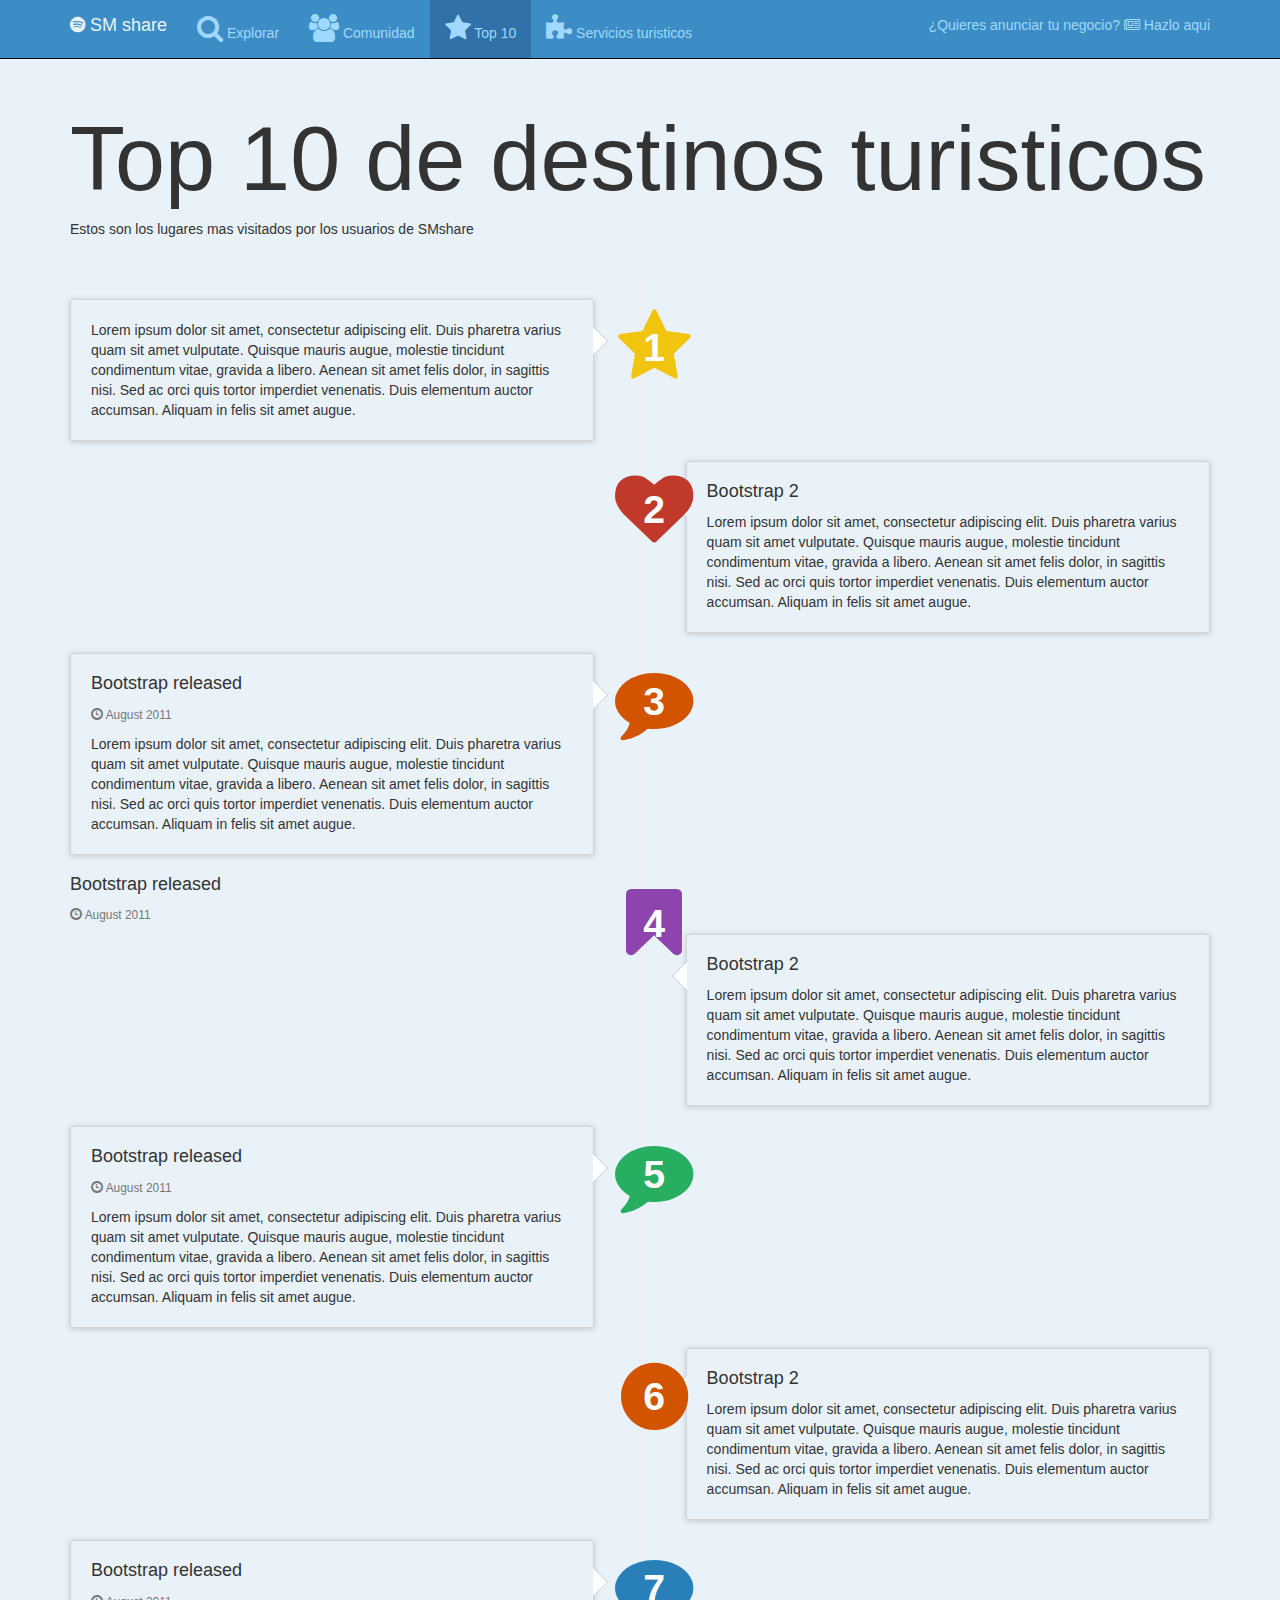
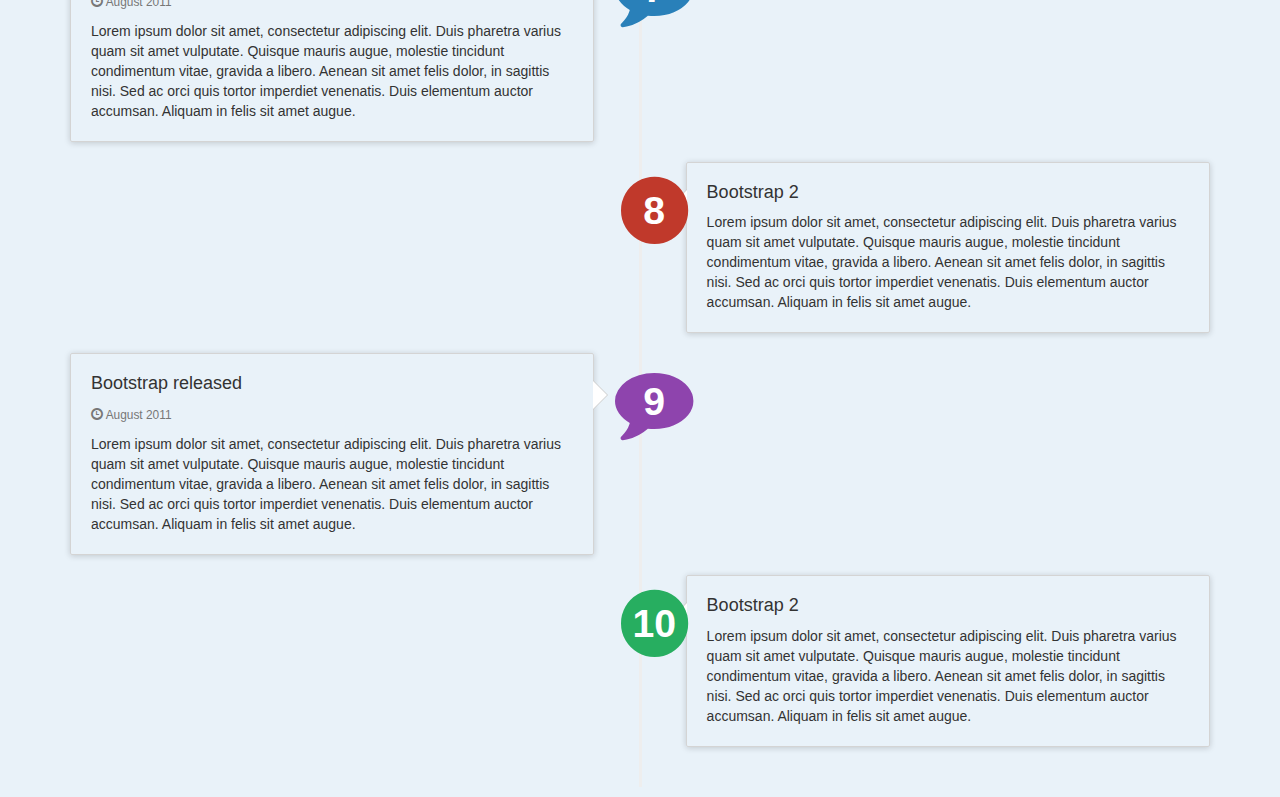
<file: top10.html>
<!DOCTYPE html>
<html lang="en">

<head>

    <meta charset="utf-8">
    <meta http-equiv="X-UA-Compatible" content="IE=edge">
    <meta name="viewport" content="width=device-width, initial-scale=1">
    <meta name="description" content="">
    <meta name="author" content="">

    <title>SM+share</title>

    <!-- Bootstrap Core CSS -->
    <link href="css/bootstrap.min.css" rel="stylesheet">

    <!-- Custom CSS -->
    <link href="css/index.css" rel="stylesheet">
     <!-- iconos -->
    <link href="css/font-awesome.min.css" rel="stylesheet">
    <!-- HTML5 Shim and Respond.js IE8 support of HTML5 elements and media queries -->
    <!-- WARNING: Respond.js doesn't work if you view the page via file:// -->
    <!--[if lt IE 9]>
        <script src="https://oss.maxcdn.com/libs/html5shiv/3.7.0/html5shiv.js"></script>
        <script src="https://oss.maxcdn.com/libs/respond.js/1.4.2/respond.min.js"></script>
    <![endif]-->

</head>

<body>

    <!-- Navigation -->
    <nav class="navbar navbar-inverse navbar-fixed-top" role="navigation">
        <div class="container">
            <!-- Brand and toggle get grouped for better mobile display -->
            <div class="navbar-header">
                <button type="button" class="navbar-toggle" data-toggle="collapse" data-target="#bs-example-navbar-collapse-1">
                    <span class="sr-only">Toggle navigation</span>
                    <span class="icon-bar"></span>
                    <span class="icon-bar"></span>
                    <span class="icon-bar"></span>
                </button>
                
            </div>
            <a class="navbar-brand" href="index.html" id="logo"> <i class="fa fa-spotify"></i> SM share   </a>
            <!-- Collect the nav links, forms, and other content for toggling -->
            <div class="collapse navbar-collapse" id="bs-example-navbar-collapse-1">
                <ul class="nav navbar-nav navbar-left">
                    <li>
                        <a href="index.html" ><i class="fa fa-search fa-2x"></i> Explorar</a>
                    </li>
                    <li>
                        <a href="social.html"><i class="fa fa-users fa-2x"></i> Comunidad</a>
                    </li>
                    <li class="menu-activo">
                        <a href="#" class="color-blanco"><i class="fa fa-star fa-2x"></i> Top 10</a>
                    </li>
                    <li>
                        <a href="#"><i class="fa fa-puzzle-piece fa-2x"></i> Servicios turisticos</a>
                    </li>
                </ul>
                 <ul class="nav navbar-nav navbar-right">
                <li><a href="login.html">¿Quieres anunciar tu negocio? <i class="fa fa-newspaper-o"></i> Hazlo aqui</a></li>
                </ul>
            </div>
            
            <!-- /.navbar-collapse -->
        </div>
        <!-- /.container -->
    </nav>

    <!-- Page Content -->
    <div class="container">
       <div class="page-header">
        <h1 id="timeline">Top 10 de destinos turisticos</h1>
        <p>Estos son los lugares mas visitados por los usuarios de SMshare</p>
    </div>
    <ul class="timeline">
        <li>
          <div class="timeline-badge">
             <span class="fa-stack fa-2x">
                <i class="fa fa-star color-amarillo fa-stack-2x"></i>
                <strong class="fa-stack-1x fa-stack-text fa-inverse">1</strong>
              </span>
          </div>
          <div class="timeline-panel">
            
            <div class="timeline-body">
              <p>Lorem ipsum dolor sit amet, consectetur adipiscing elit. Duis pharetra varius quam sit amet vulputate. 
              Quisque mauris augue, molestie tincidunt condimentum vitae, gravida a libero. Aenean sit amet felis 
              dolor, in sagittis nisi. Sed ac orci quis tortor imperdiet venenatis. Duis elementum auctor accumsan. 
              Aliquam in felis sit amet augue.</p>
            </div>
          </div>
        </li>
        <li class="timeline-inverted">
          <div class="timeline-badge">
             <span class="fa-stack fa-2x">
                <i class="fa fa-heart color-rojo fa-stack-2x"></i>
                <strong class="fa-stack-1x fa-stack-text fa-inverse">2</strong>
              </span>
          </div>
          <div class="timeline-panel">
            <div class="timeline-heading">
              <h4 class="timeline-title">Bootstrap 2</h4>
            </div>
            <div class="timeline-body">
              <p>Lorem ipsum dolor sit amet, consectetur adipiscing elit. Duis pharetra varius quam sit amet vulputate. 
              Quisque mauris augue, molestie tincidunt condimentum vitae, gravida a libero. Aenean sit amet felis 
              dolor, in sagittis nisi. Sed ac orci quis tortor imperdiet venenatis. Duis elementum auctor accumsan. 
              Aliquam in felis sit amet augue.</p>
            </div>
          </div>
        </li>
        <li>
          <div class="timeline-badge ">
             <span class="fa-stack fa-2x">
                <i class="fa fa-comment color-naranja fa-stack-2x"></i>
                <strong class="fa-stack-1x fa-stack-text fa-inverse">3</strong>
              </span>
          </div>
          <div class="timeline-panel">
            <div class="timeline-heading">
              <h4 class="timeline-title">Bootstrap released</h4>
              <p><small class="text-muted"><i class="glyphicon glyphicon-time"></i> August 2011</small></p>
            </div>
            <div class="timeline-body">
              <p>Lorem ipsum dolor sit amet, consectetur adipiscing elit. Duis pharetra varius quam sit amet vulputate. 
              Quisque mauris augue, molestie tincidunt condimentum vitae, gravida a libero. Aenean sit amet felis 
              dolor, in sagittis nisi. Sed ac orci quis tortor imperdiet venenatis. Duis elementum auctor accumsan. 
              Aliquam in felis sit amet augue.</p>
            </div>
          </div>
        </li>
        <li class="timeline-inverted">
         <div class="timeline-badge">
             <span class="fa-stack fa-2x">
                <i class="fa fa-bookmark color-morado fa-stack-2x"></i>
                <strong class="fa-stack-1x fa-stack-text fa-inverse">4</strong>
              </span>
          </div>
          <div class="timeline-heading">
              <h4 class="timeline-title">Bootstrap released</h4>
              <p><small class="text-muted"><i class="glyphicon glyphicon-time"></i> August 2011</small></p>
            </div>
          <div class="timeline-panel">
            <div class="timeline-heading">
              <h4 class="timeline-title">Bootstrap 2</h4>
            </div>
            <div class="timeline-body">
              <p>Lorem ipsum dolor sit amet, consectetur adipiscing elit. Duis pharetra varius quam sit amet vulputate. 
              Quisque mauris augue, molestie tincidunt condimentum vitae, gravida a libero. Aenean sit amet felis 
              dolor, in sagittis nisi. Sed ac orci quis tortor imperdiet venenatis. Duis elementum auctor accumsan. 
              Aliquam in felis sit amet augue.</p>
            </div>
          </div>
        </li>
        <li>
          <div class="timeline-badge">
             <span class="fa-stack fa-2x">
                <i class="fa fa-comment color-verde fa-stack-2x"></i>
                <strong class="fa-stack-1x fa-stack-text fa-inverse">5</strong>
              </span>
          </div>
          <div class="timeline-panel">
            <div class="timeline-heading">
              <h4 class="timeline-title">Bootstrap released</h4>
              <p><small class="text-muted"><i class="glyphicon glyphicon-time"></i> August 2011</small></p>
            </div>
            <div class="timeline-body">
              <p>Lorem ipsum dolor sit amet, consectetur adipiscing elit. Duis pharetra varius quam sit amet vulputate. 
              Quisque mauris augue, molestie tincidunt condimentum vitae, gravida a libero. Aenean sit amet felis 
              dolor, in sagittis nisi. Sed ac orci quis tortor imperdiet venenatis. Duis elementum auctor accumsan. 
              Aliquam in felis sit amet augue.</p>
            </div>
          </div>
        </li>
        <li class="timeline-inverted">
          <div class="timeline-badge">
             <span class="fa-stack fa-2x">
                <i class="fa fa-circle color-naranja fa-stack-2x"></i>
                <strong class="fa-stack-1x fa-stack-text fa-inverse">6</strong>
              </span>
          </div>
          <div class="timeline-panel">
            <div class="timeline-heading">
              <h4 class="timeline-title">Bootstrap 2</h4>
            </div>
            <div class="timeline-body">
              <p>Lorem ipsum dolor sit amet, consectetur adipiscing elit. Duis pharetra varius quam sit amet vulputate. 
              Quisque mauris augue, molestie tincidunt condimentum vitae, gravida a libero. Aenean sit amet felis 
              dolor, in sagittis nisi. Sed ac orci quis tortor imperdiet venenatis. Duis elementum auctor accumsan. 
              Aliquam in felis sit amet augue.</p>
            </div>
          </div>
        </li>
        <li>
          <div class="timeline-badge">
             <span class="fa-stack fa-2x">
                <i class="fa fa-comment color-azul fa-stack-2x"></i>
                <strong class="fa-stack-1x fa-stack-text fa-inverse">7</strong>
              </span>
          </div>
          <div class="timeline-panel">
            <div class="timeline-heading">
              <h4 class="timeline-title">Bootstrap released</h4>
              <p><small class="text-muted"><i class="glyphicon glyphicon-time"></i> August 2011</small></p>
            </div>
            <div class="timeline-body">
              <p>Lorem ipsum dolor sit amet, consectetur adipiscing elit. Duis pharetra varius quam sit amet vulputate. 
              Quisque mauris augue, molestie tincidunt condimentum vitae, gravida a libero. Aenean sit amet felis 
              dolor, in sagittis nisi. Sed ac orci quis tortor imperdiet venenatis. Duis elementum auctor accumsan. 
              Aliquam in felis sit amet augue.</p>
            </div>
          </div>
        </li>
        <li class="timeline-inverted">
          <div class="timeline-badge">
             <span class="fa-stack fa-2x">
                <i class="fa fa-circle color-rojo fa-stack-2x"></i>
                <strong class="fa-stack-1x fa-stack-text fa-inverse">8</strong>
              </span>
          </div>
          <div class="timeline-panel">
            <div class="timeline-heading">
              <h4 class="timeline-title">Bootstrap 2</h4>
            </div>
            <div class="timeline-body">
              <p>Lorem ipsum dolor sit amet, consectetur adipiscing elit. Duis pharetra varius quam sit amet vulputate. 
              Quisque mauris augue, molestie tincidunt condimentum vitae, gravida a libero. Aenean sit amet felis 
              dolor, in sagittis nisi. Sed ac orci quis tortor imperdiet venenatis. Duis elementum auctor accumsan. 
              Aliquam in felis sit amet augue.</p>
            </div>
          </div>
        </li>
        <li>
          <div class="timeline-badge">
             <span class="fa-stack fa-2x">
                <i class="fa fa-comment color-morado fa-stack-2x"></i>
                <strong class="fa-stack-1x fa-stack-text fa-inverse">9</strong>
              </span>
          </div>
          <div class="timeline-panel">
            <div class="timeline-heading">
              <h4 class="timeline-title">Bootstrap released</h4>
              <p><small class="text-muted"><i class="glyphicon glyphicon-time"></i> August 2011</small></p>
            </div>
            <div class="timeline-body">
              <p>Lorem ipsum dolor sit amet, consectetur adipiscing elit. Duis pharetra varius quam sit amet vulputate. 
              Quisque mauris augue, molestie tincidunt condimentum vitae, gravida a libero. Aenean sit amet felis 
              dolor, in sagittis nisi. Sed ac orci quis tortor imperdiet venenatis. Duis elementum auctor accumsan. 
              Aliquam in felis sit amet augue.</p>
            </div>
          </div>
        </li>
        <li class="timeline-inverted">
          <div class="timeline-badge">
             <span class="fa-stack fa-2x">
                <i class="fa fa-circle color-verde fa-stack-2x"></i>
                <strong class="fa-stack-1x fa-stack-text fa-inverse">10</strong>
              </span>
          </div>
          <div class="timeline-panel">
            <div class="timeline-heading">
              <h4 class="timeline-title">Bootstrap 2</h4>
            </div>
            <div class="timeline-body">
              <p>Lorem ipsum dolor sit amet, consectetur adipiscing elit. Duis pharetra varius quam sit amet vulputate. 
              Quisque mauris augue, molestie tincidunt condimentum vitae, gravida a libero. Aenean sit amet felis 
              dolor, in sagittis nisi. Sed ac orci quis tortor imperdiet venenatis. Duis elementum auctor accumsan. 
              Aliquam in felis sit amet augue.</p>
            </div>
          </div>
        </li>
    </ul>
        
    </div>

 

    <!-- jQuery Version 1.11.0 -->
    <script src="js/jquery-1.11.0.js"></script>

    <!-- Bootstrap Core JavaScript -->
    <script src="js/bootstrap.min.js"></script>


</body>

</html>
</file>
<file: css/index.css>
/*!
 * Start Bootstrap - Thumbnail Gallery HTML Template (http://startbootstrap.com)
 * Code licensed under the Apache License v2.0.
 * For details, see http://www.apache.org/licenses/LICENSE-2.0.
 */

body {
    padding-top: 70px; /* Required padding for .navbar-fixed-top. Change if height of navigation changes. */
    background-color: #E9F2F9;
}

h1 {
    font-size:90px;
}

.thumb {
    margin-bottom: 30px;
}

footer {
    margin: 50px 0;
}
.color-blanco {
	color: white;
}

/*Color del texto del menu */
.navbar-inverse .navbar-nav>li>a {
	color: #A0D8FF;
}
/*Logo*/
#logo{

}
/*Color del logo*/
.navbar-inverse .navbar-brand {
	color: #E9F2F9;
}

/*Colores del header*/
.navbar-inverse .navbar-nav>li>a:hover {
color: white;
}
.navbar-inverse {
	background-color: #3C8DC5;
	border-color: #080808;
}
.seleccion-cat img:hover{
	background: rgba(0,0,0,0.10);
}
.descripcion-gauss:hover{
	text-decoration: underline;
}
.star-rating {
  line-height:32px;
  font-size:1.25em;
  cursor: pointer;
}
/*Toogle button del filtrado*/
#filtroIndex{
	font-size: 22px;
}
.menu-activo{
	background-color: #3071a9;
	color: white;
}
.timeline {
    list-style: none;
    padding: 20px 0 20px;
    position: relative;
}

    .timeline:before {
        top: 0;
        bottom: 0;
        position: absolute;
        content: " ";
        width: 3px;
        background-color: #eeeeee;
        left: 50%;
        margin-left: -1.5px;
    }

    .timeline > li {
        margin-bottom: 20px;
        position: relative;
    }

        .timeline > li:before,
        .timeline > li:after {
            content: " ";
            display: table;
        }

        .timeline > li:after {
            clear: both;
        }

        .timeline > li:before,
        .timeline > li:after {
            content: " ";
            display: table;
        }

        .timeline > li:after {
            clear: both;
        }

        .timeline > li > .timeline-panel {
            width: 46%;
            float: left;
            border: 1px solid #d4d4d4;
            border-radius: 2px;
            padding: 20px;
            position: relative;
            -webkit-box-shadow: 0 1px 6px rgba(0, 0, 0, 0.175);
            box-shadow: 0 1px 6px rgba(0, 0, 0, 0.175);
        }

            .timeline > li > .timeline-panel:before {
                position: absolute;
                top: 26px;
                right: -15px;
                display: inline-block;
                border-top: 15px solid transparent;
                border-left: 15px solid #ccc;
                border-right: 0 solid #ccc;
                border-bottom: 15px solid transparent;
                content: " ";
            }

            .timeline > li > .timeline-panel:after {
                position: absolute;
                top: 27px;
                right: -14px;
                display: inline-block;
                border-top: 14px solid transparent;
                border-left: 14px solid #fff;
                border-right: 0 solid #fff;
                border-bottom: 14px solid transparent;
                content: " ";
            }

        .timeline > li > .timeline-badge {
           
            width: 50px;
            height: 50px;
            line-height: 50px;
            font-size: 1.4em;
            text-align: center;
            position: absolute;
            top: 10px;
            left: 50%;
            margin-left: -25px;
            
            z-index: 100;
            border-top-right-radius: 50%;
            border-top-left-radius: 50%;
            border-bottom-right-radius: 50%;
            border-bottom-left-radius: 50%;
        }

        .timeline > li.timeline-inverted > .timeline-panel {
            float: right;
        }

            .timeline > li.timeline-inverted > .timeline-panel:before {
                border-left-width: 0;
                border-right-width: 15px;
                left: -15px;
                right: auto;
            }

            .timeline > li.timeline-inverted > .timeline-panel:after {
                border-left-width: 0;
                border-right-width: 14px;
                left: -14px;
                right: auto;
            }

.timeline-badge.primary {
    background-color: #2e6da4 !important;
}

.timeline-badge.success {
    background-color: #3f903f !important;
}

.timeline-badge.warning {
    background-color: #f0ad4e !important;
}

.timeline-badge.danger {
    background-color: #d9534f !important;
}

.timeline-badge.info {
    background-color: #5bc0de !important;
}

.timeline-title {
    margin-top: 0;
    color: inherit;
}

.timeline-body > p,
.timeline-body > ul {
    margin-bottom: 0;
}

    .timeline-body > p + p {
        margin-top: 5px;
    }

@media (max-width: 767px) {
    ul.timeline:before {
        left: 40px;
    }

    ul.timeline > li > .timeline-panel {
        width: calc(100% - 90px);
        width: -moz-calc(100% - 90px);
        width: -webkit-calc(100% - 90px);
    }

    ul.timeline > li > .timeline-badge {
        left: 15px;
        margin-left: 0;
        top: 16px;
    }

    ul.timeline > li > .timeline-panel {
        float: right;
    }

        ul.timeline > li > .timeline-panel:before {
            border-left-width: 0;
            border-right-width: 15px;
            left: -15px;
            right: auto;
        }

        ul.timeline > li > .timeline-panel:after {
            border-left-width: 0;
            border-right-width: 14px;
            left: -14px;
            right: auto;
        }
}
.color-amarillo{
	color: #f1c40f;
}
.color-rojo{
	color: #c0392b;
}
.color-verde{
	color: #27ae60;
}
.color-naranja{
 	color: #d35400;
}
.color-morado{
	color: #8e44ad;
}
.color-azul{
	color: #2980b9;
}
.smpl-step {
        margin-top: 40px;
    }
    .smpl-step {
        border-bottom: solid 1px #e0e0e0;
        padding: 0 0 10px 0;
    }

    .smpl-step > .smpl-step-step {
        padding: 0;
        position: relative;
    }   

    .smpl-step > .smpl-step-step .smpl-step-num {
        font-size: 17px;
        margin-top: -20px;
        margin-left: 47px;
    }

    .smpl-step > .smpl-step-step .smpl-step-info {
        font-size: 14px;
        padding-top: 27px;
    }

    .smpl-step > .smpl-step-step > .smpl-step-icon {
        position: absolute;
        width: 70px;
        height: 70px;
        display: block;
        background: #5CB85C;
        top: 45px;
        left: 50%;
        margin-top: -35px;
        margin-left: -15px;
        border-radius: 50%;
    }

    .smpl-step > .smpl-step-step > .progress {
        position: relative;
        border-radius: 0px;
        height: 8px;
        box-shadow: none;
        margin-top: 37px;
    }

   .smpl-step > .smpl-step-step > .progress > .progress-bar {
       width: 0px;
       box-shadow: none;
       background: #428BCA;
   }

    .smpl-step > .smpl-step-step.complete > .progress > .progress-bar {
        width: 100%;
    }

    .smpl-step > .smpl-step-step.active > .progress > .progress-bar {
        width: 50%;
    }

    .smpl-step > .smpl-step-step:first-child.active > .progress > .progress-bar {
        width: 0%;
    }

    .smpl-step > .smpl-step-step:last-child.active > .progress > .progress-bar {
        width: 100%;
    }

    .smpl-step > .smpl-step-step.disabled > .smpl-step-icon {
        background-color: #f5f5f5;
    }

    .smpl-step > .smpl-step-step.disabled > .smpl-step-icon:after {
        opacity: 0;
    }

    .smpl-step > .smpl-step-step:first-child > .progress {
        left: 50%;
        width: 50%;
    }

    .smpl-step > .smpl-step-step:last-child > .progress {
        width: 50%;
    }

    .smpl-step > .smpl-step-step.disabled a.smpl-step-icon {
        pointer-events: none;
    }

#caja-proceso{
    border-radius: 5px;
    background-color: white;
}


.blogicon {
    font-size: 217px;
    color:#5CB85C;
}

.ratetext {
    font-size: 37px;
    text-decoration: underline;
    padding-bottom: 10px;
}

.votes {
    font-size: 47px;
    padding-right: 20px;
    color:#197BB5;
}

a.list-group-item {
    height: auto;
    min-height: 250px;
}

a.list-group-item:hover, a.list-group-item:focus {
    border-left:10px solid #5CB85C;
    border-right:10px solid #5CB85C;
}

a.list-group-item {
    border-left:10px solid transparent;
    border-right:10px solid transparent;
}

/** Rede sociales**/
.botones{
	width:600px;
	height:auto;
	margin-left:400px;
	margin-top:100px;
}



.social-network{display:inline-block;background:url(social-networks.png) no-repeat top left;
width:32px;
height:32px;
background-position-y:-42px;
-webkit-transition:all .2s ease;
-moz-transition:all .2s ease;
-o-transition:all .2s ease;
-ms-transition:all .2s ease;
transition:all .2s ease;
cursor:pointer}
.social-network.addthis{background-position:0 -42px}
.social-network.behance{background-position:-42px -42px}
.social-network.blogger{background-position:-84px -42px}
.social-network.digg{background-position:-126px -42px}
.social-network.dribbble{background-position:-168px -42px}
.social-network.facebook{background-position:-210px -42px}
.social-network.flickr{background-position:-252px -42px}
.social-network.gplus{background-position:-294px -42px}
.social-network.gplus2{background-position:-336px -42px}
.social-network.instagram{background-position:-378px -42px}
.social-network.lastfm{background-position:-420px -42px}
.social-network.like{background-position:-462px -42px}
.social-network.linkedin{background-position:-504px -42px}
.social-network.livejournal{background-position:-546px -42px}
.social-network.myspace{background-position:-588px -42px}
.social-network.myspace2{background-position:-630px -42px}
.social-network.paypal{background-position:-672px -42px}
.social-network.picasa{background-position:-714px -42px}
.social-network.pinterest{background-position:-756px -42px}
.social-network.reddit{background-position:-798px -42px}
.social-network.rss{background-position:-840px -42px}
.social-network.sharethis{background-position:-882px -42px}
.social-network.skype{background-position:-924px -42px}
.social-network.spotify{background-position:-966px -42px}
.social-network.stumbleupon{background-position:-1008px -42px}
.social-network.tumblr{background-position:-1050px -42px}
.social-network.twitter-old{background-position:-1092px -42px}
.social-network.twitter{background-position:-1134px -42px}
.social-network.vimeo{background-position:-1176px -42px}
.social-network.wordpress{background-position:-1218px -42px}
.social-network.youtube{background-position:-1260px -42px}
.social-network.addthis:hover,.active .social-network.addthis{background-position:0 0}
.social-network.behance:hover,.active .social-network.behance{background-position:-42px 0}
.social-network.blogger:hover,.active .social-network.blogger{background-position:-84px 0}
.social-network.digg:hover,.active .social-network.digg{background-position:-126px 0}
.social-network.dribbble:hover,.active .social-network.dribbble{background-position:-168px 0}
.social-network.facebook:hover,.active .social-network.facebook{background-position:-210px 0}
.social-network.flickr:hover,.active .social-network.flickr{background-position:-252px 0}
.social-network.gplus:hover,.active .social-network.gplus{background-position:-294px 0}
.social-network.gplus2:hover,.active .social-network.gplus2{background-position:-336px 0}
.social-network.instagram:hover,.active .social-network.instagram{background-position:-378px 0}
.social-network.lastfm:hover,.active .social-network.lastfm{background-position:-420px 0}
.social-network.like:hover,.active .social-network.like{background-position:-462px 0}
.social-network.linkedin:hover,.active .social-network.linkedin{background-position:-504px 0}
.social-network.livejournal:hover,.active .social-network.livejournal{background-position:-546px 0}
.social-network.myspace:hover,.active .social-network.myspace{background-position:-588px 0}
.social-network.myspace2:hover,.active .social-network.myspace2{background-position:-630px 0}
.social-network.paypal:hover,.active .social-network.paypal{background-position:-672px 0}
.social-network.picasa:hover,.active .social-network.picasa{background-position:-714px 0}
.social-network.pinterest:hover,.active .social-network.pinterest{background-position:-756px 0}
.social-network.reddit:hover,.active .social-network.reddit{background-position:-798px 0}
.social-network.rss:hover,.active .social-network.rss{background-position:-840px 0}
.social-network.sharethis:hover,.active .social-network.sharethis{background-position:-882px 0}
.social-network.skype:hover,.active .social-network.skype{background-position:-924px 0}
.social-network.spotify:hover,.active .social-network.spotify{background-position:-966px 0}
.social-network.stumbleupon:hover,.active .social-network.stumbleupon{background-position:-1008px 0}
.social-network.tumblr:hover,.active .social-network.tumblr{background-position:-1050px 0}
.social-network.twitter-old:hover,.active .social-network.twitter-old{background-position:-1092px 0}
.social-network.twitter:hover,.active .social-network.twitter{background-position:-1134px 0}
.social-network.vimeo:hover,.active .social-network.vimeo{background-position:-1176px 0}
.social-network.wordpress:hover,.active .social-network.wordpress{background-position:-1218px 0}
.social-network.youtube:hover,.active .social-network.youtube{background-position:-1260px 0}
</file>
